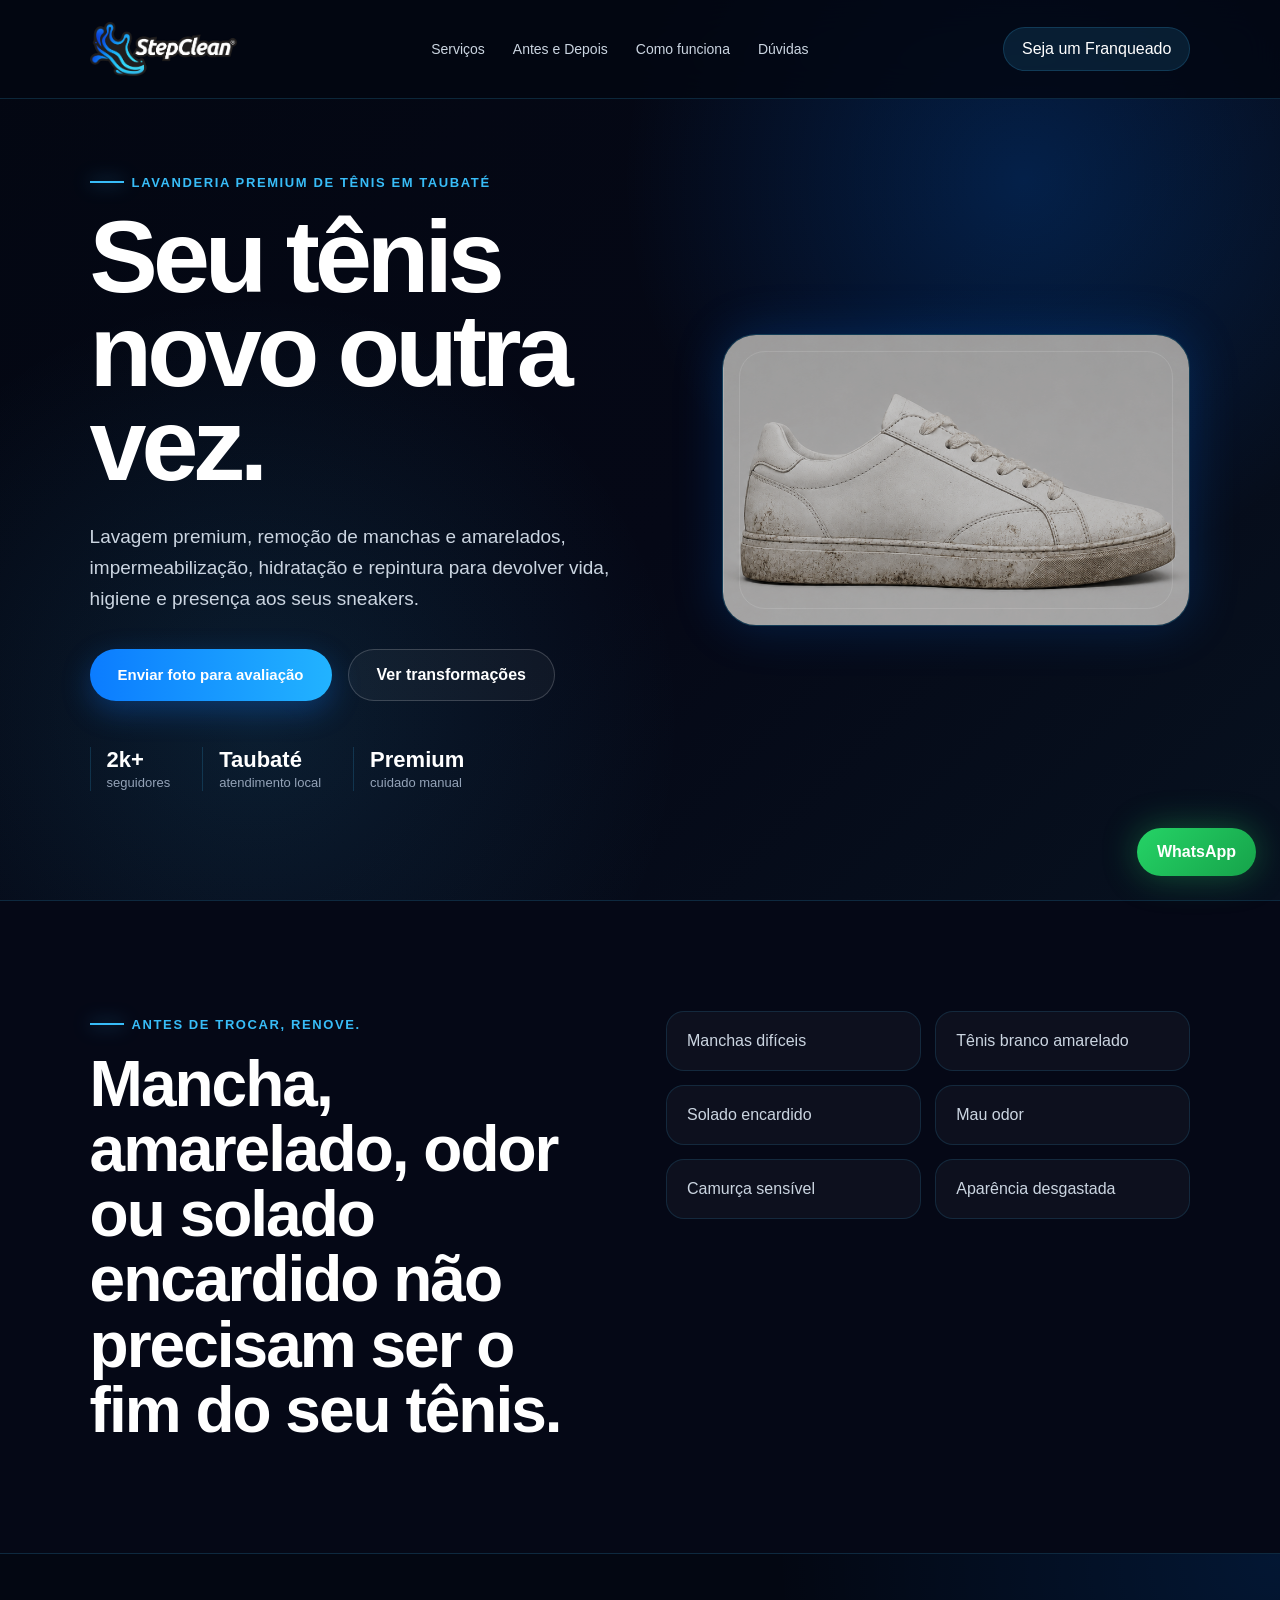
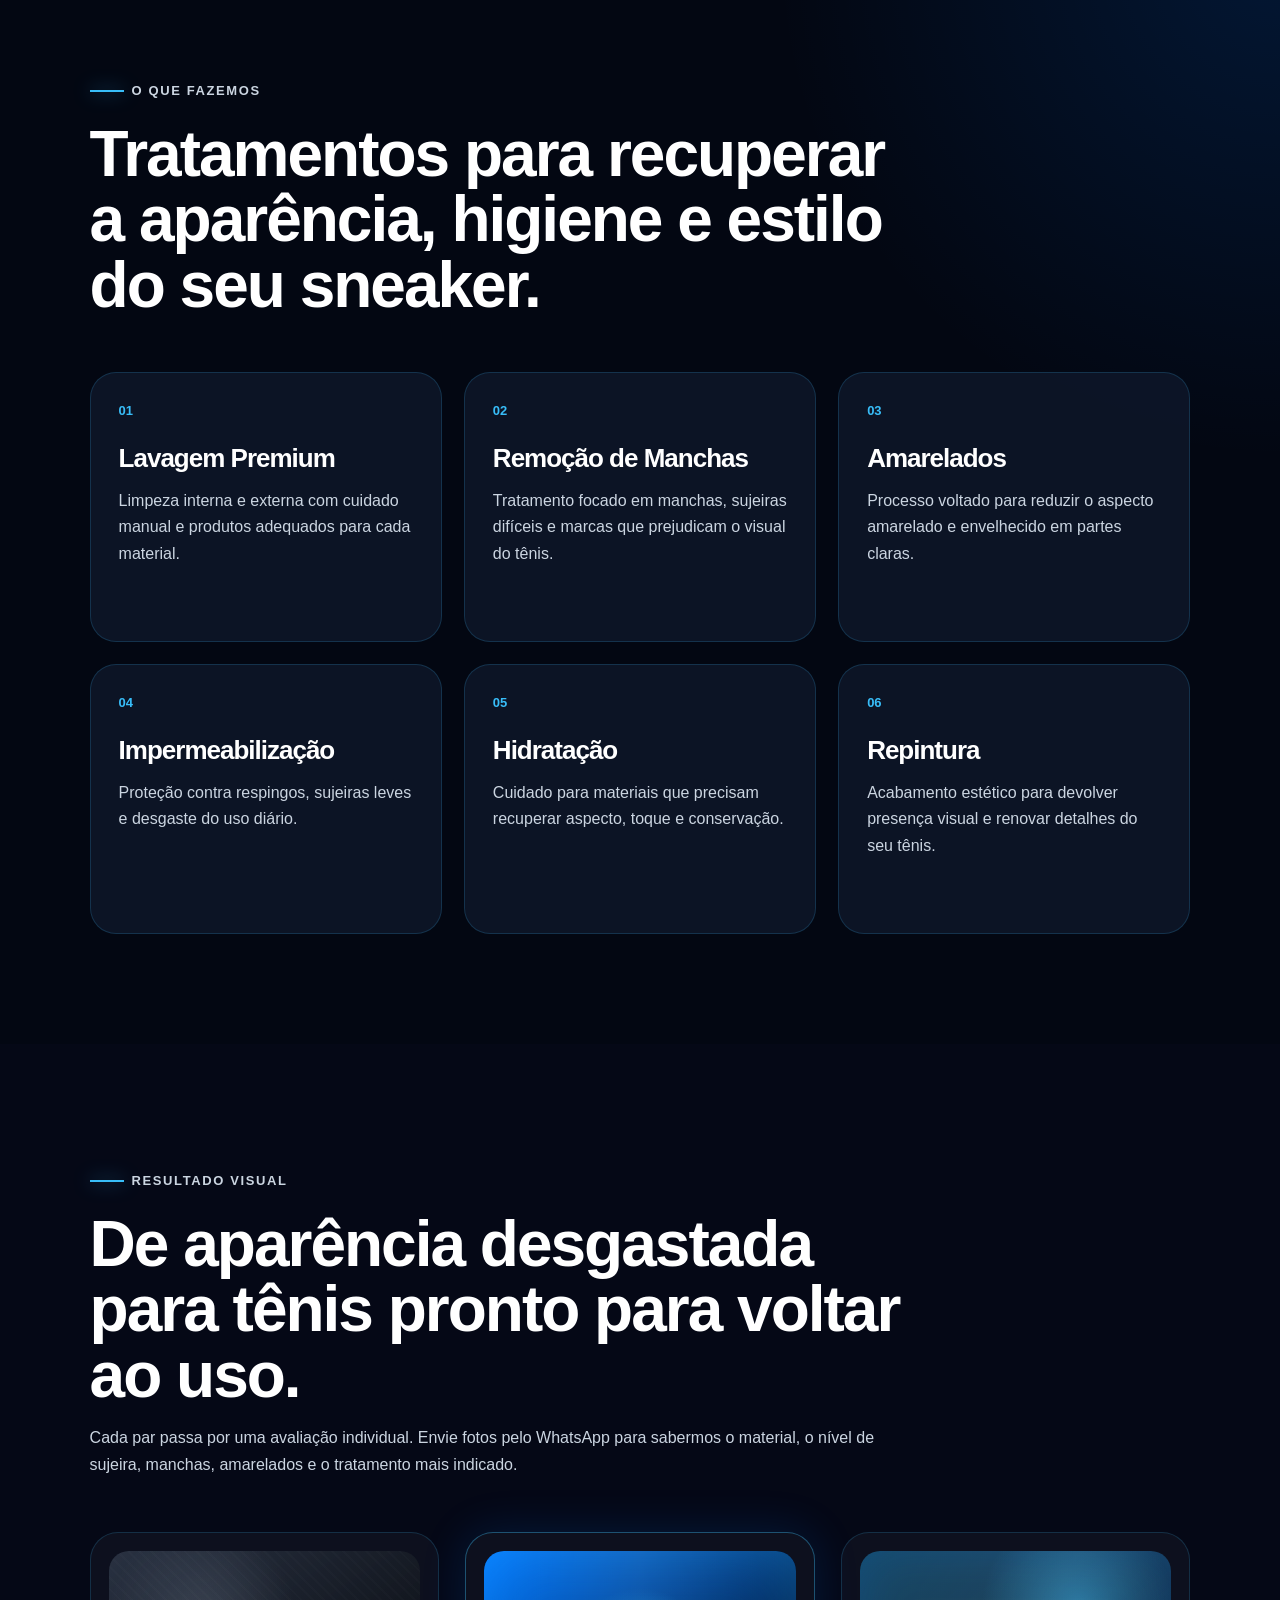
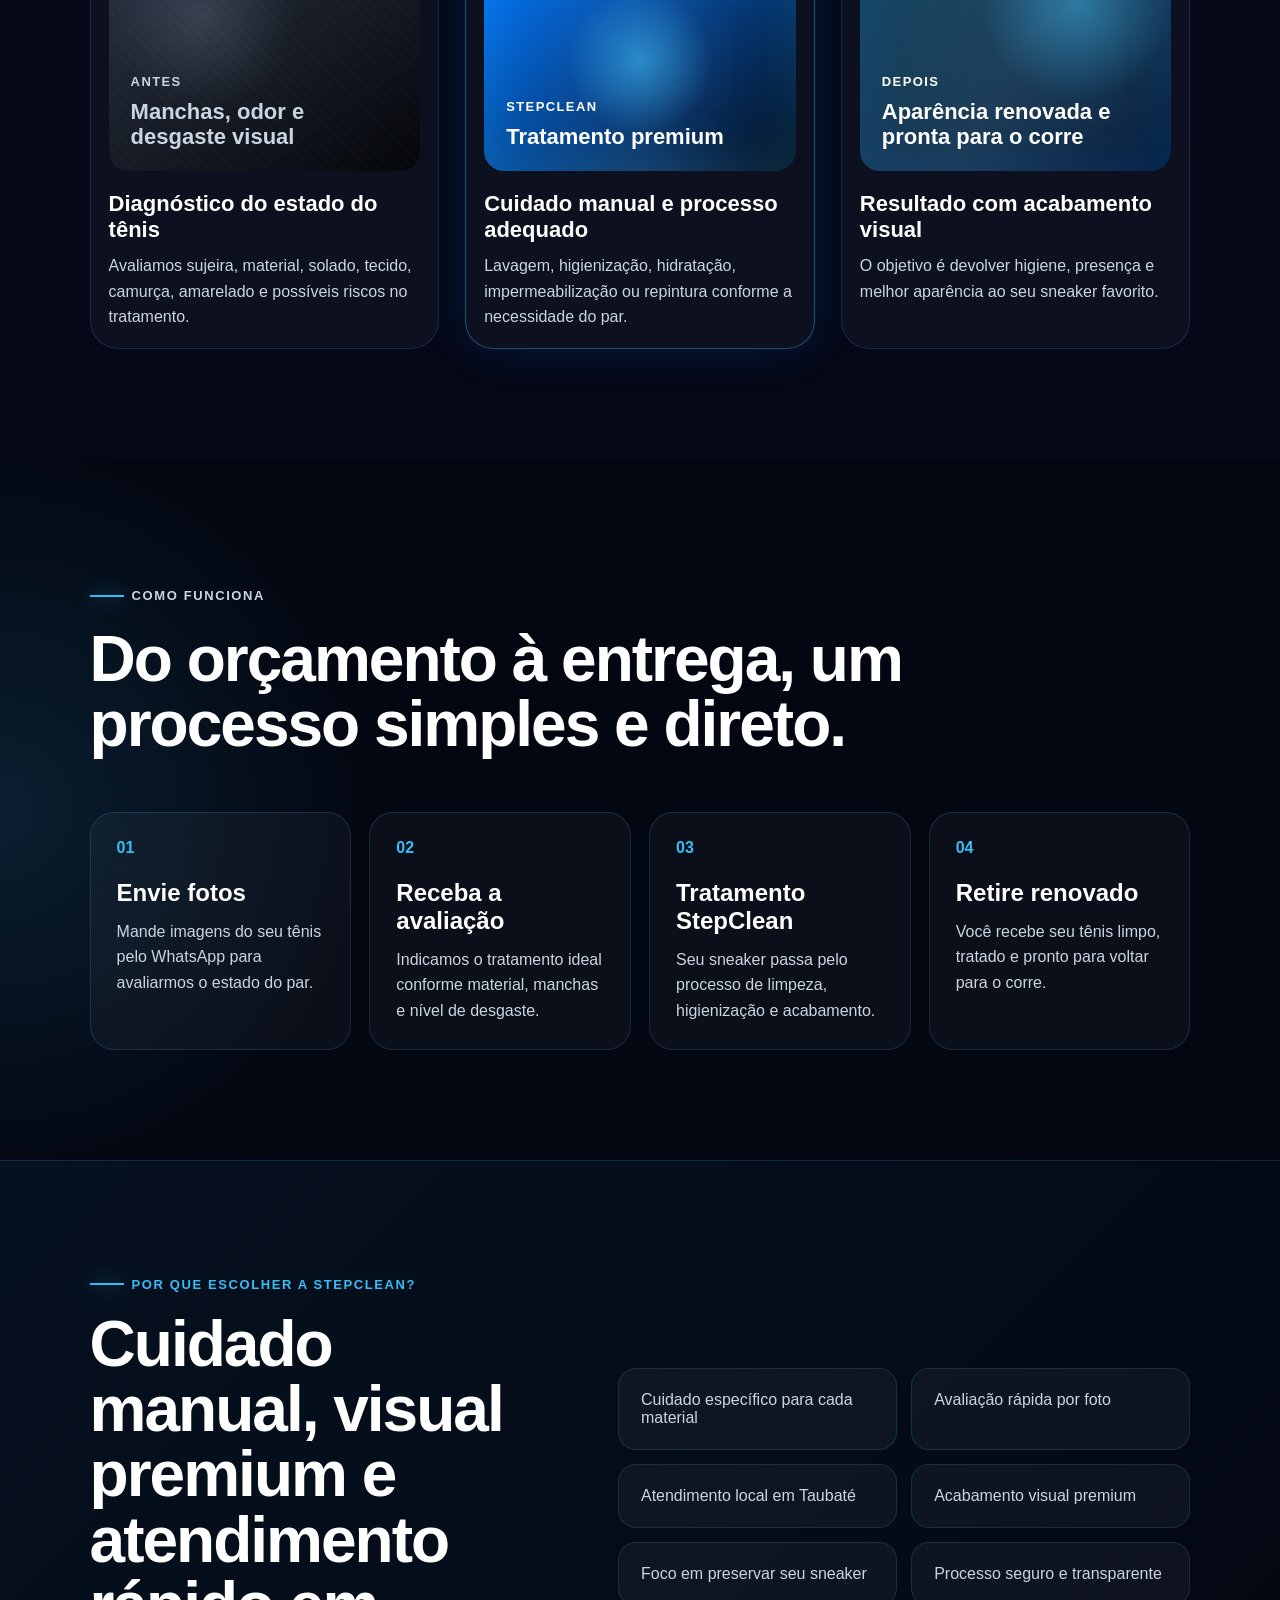
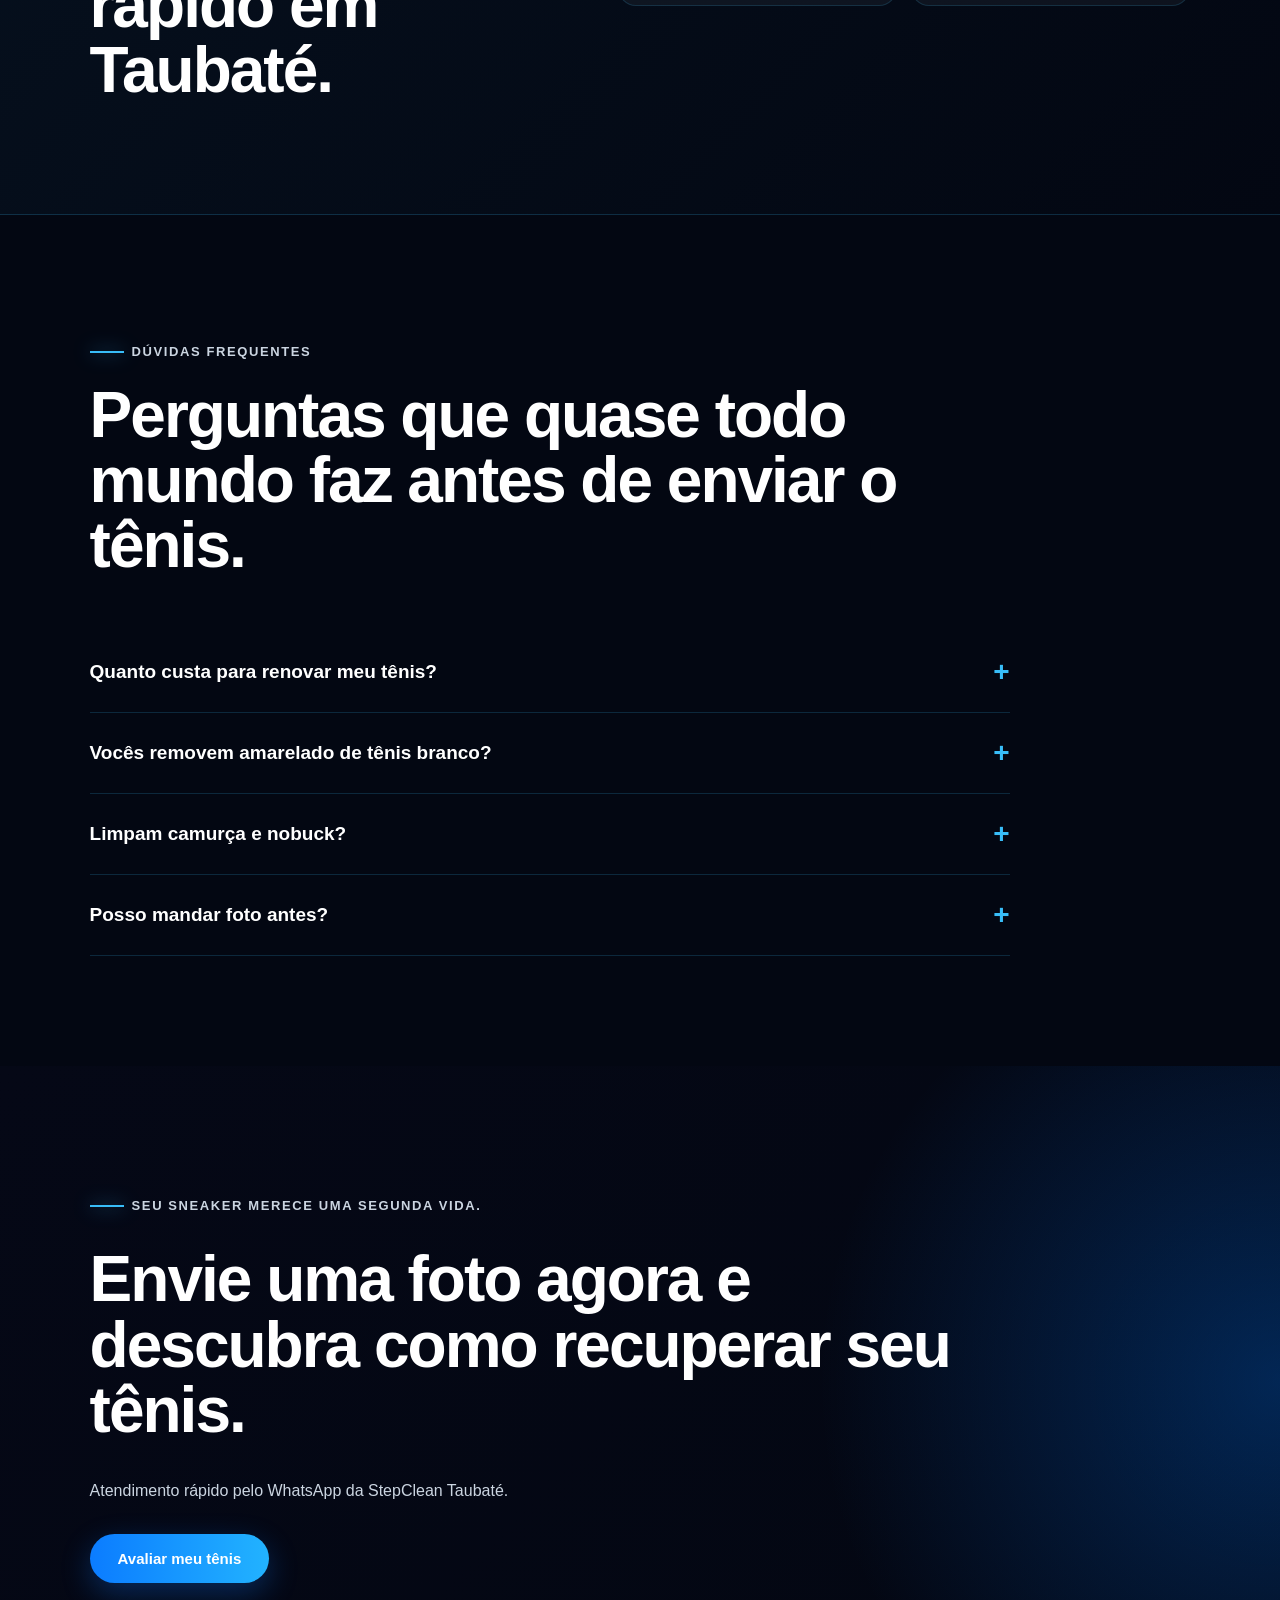
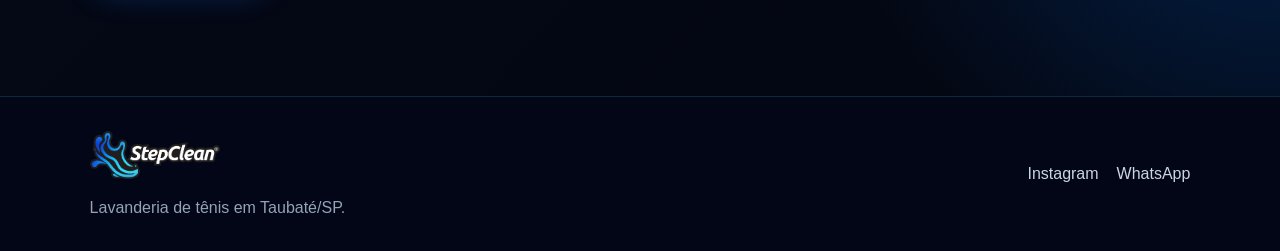
<file: index.html>
<!DOCTYPE html>
<html lang="pt-br">

<head>
    <meta charset="UTF-8">
    <meta name="viewport" content="width=device-width, initial-scale=1.0">
    <title>StepClean Taubaté | Seu tênis novo outra vez</title>
    <meta name="description" content="StepClean Taubaté — lavagem premium, remoção de manchas e amarelados, impermeabilização, hidratação e repintura de tênis. Envie uma foto para avaliação.">
    <link rel="icon" href="./img/logo-icon.png">
    <link rel="stylesheet" href="style.css">
</head>

<body>

    <header class="cabecalho">
        <a href="#" class="logo">
    <img src="./img/logo-horizontal-branca.png" alt="Logo StepClean Taubaté">
</a>

        <nav class="menu">
            <a href="#servicos">Serviços</a>
            <a href="#transformacoes">Antes e Depois</a>
            <a href="#processo">Como funciona</a>
            <a href="#faq">Dúvidas</a>
        </nav>

        <a href="franqueado.html" class="botao-menu">
            Seja um Franqueado
        </a>

    </header>

    <main>

        </section>
        <section class="hero">
            <div class="hero-conteudo">
                <p class="etiqueta">Lavanderia premium de tênis em Taubaté</p>

                <h1>
                    Seu tênis novo outra vez.
                </h1>

                <p class="hero-texto">
                    Lavagem premium, remoção de manchas e amarelados, impermeabilização,
                    hidratação e repintura para devolver vida, higiene e presença aos seus sneakers.
                </p>

                <div class="hero-botoes">
                    <button class="botao-whatsapp botao-principal">
                        Enviar foto para avaliação
                    </button>

                    <a href="#transformacoes" class="botao-secundario">
                        Ver transformações
                    </a>
                </div>

                <div class="hero-numeros">
                    <div>
                        <strong>2k+</strong>
                        <span>seguidores</span>
                    </div>

                    <div>
                        <strong>Taubaté</strong>
                        <span>atendimento local</span>
                    </div>

                    <div>
                        <strong>Premium</strong>
                        <span>cuidado manual</span>
                    </div>
                </div>
            </div>

            <div class="hero-visual">
    <div class="reveal-sneaker">
        <img src="./img/tenis-sujo.png" alt="Tênis sujo antes da limpeza" class="imagem-sujo">

        <img src="./img/tenis-limpo.png" alt="Tênis limpo depois da limpeza" class="imagem-limpo">

        
        
    </div>
</div>

        </section>

        <section class="problema">
            <div class="problema-texto">
                <p class="etiqueta">Antes de trocar, renove.</p>

                <h2>
                    Mancha, amarelado, odor ou solado encardido não precisam ser o fim do seu tênis.
                </h2>
            </div>

            <div class="problema-grid">
                <div class="problema-item">Manchas difíceis</div>
                <div class="problema-item">Tênis branco amarelado</div>
                <div class="problema-item">Solado encardido</div>
                <div class="problema-item">Mau odor</div>
                <div class="problema-item">Camurça sensível</div>
                <div class="problema-item">Aparência desgastada</div>
            </div>
        </section>

        <section id="servicos" class="servicos">
            <div class="secao-topo">
                <p class="etiqueta">O que fazemos</p>

                <h2>
                    Tratamentos para recuperar a aparência, higiene e estilo do seu sneaker.
                </h2>
            </div>

            <div class="cards-servicos">
                <article class="card-servico">
                    <span>01</span>
                    <h3>Lavagem Premium</h3>
                    <p>
                        Limpeza interna e externa com cuidado manual e produtos adequados para cada material.
                    </p>
                </article>

                <article class="card-servico">
                    <span>02</span>
                    <h3>Remoção de Manchas</h3>
                    <p>
                        Tratamento focado em manchas, sujeiras difíceis e marcas que prejudicam o visual do tênis.
                    </p>
                </article>

                <article class="card-servico">
                    <span>03</span>
                    <h3>Amarelados</h3>
                    <p>
                        Processo voltado para reduzir o aspecto amarelado e envelhecido em partes claras.
                    </p>
                </article>

                <article class="card-servico">
                    <span>04</span>
                    <h3>Impermeabilização</h3>
                    <p>
                        Proteção contra respingos, sujeiras leves e desgaste do uso diário.
                    </p>
                </article>

                <article class="card-servico">
                    <span>05</span>
                    <h3>Hidratação</h3>
                    <p>
                        Cuidado para materiais que precisam recuperar aspecto, toque e conservação.
                    </p>
                </article>

                <article class="card-servico">
                    <span>06</span>
                    <h3>Repintura</h3>
                    <p>
                        Acabamento estético para devolver presença visual e renovar detalhes do seu tênis.
                    </p>
                </article>
            </div>
        </section>

        <section id="transformacoes" class="transformacoes">
    <div class="secao-topo">
        <p class="etiqueta">Resultado visual</p>

        <h2>
            De aparência desgastada para tênis pronto para voltar ao uso.
        </h2>

        <p>
            Cada par passa por uma avaliação individual. Envie fotos pelo WhatsApp para sabermos o material,
            o nível de sujeira, manchas, amarelados e o tratamento mais indicado.
        </p>
    </div>

    <div class="antes-depois-grid">
        <div class="antes-depois-card">
            <div class="imagem-placeholder antes">
                <span>Antes</span>
                <strong>Manchas, odor e desgaste visual</strong>
            </div>

            <h3>Diagnóstico do estado do tênis</h3>
            <p>Avaliamos sujeira, material, solado, tecido, camurça, amarelado e possíveis riscos no tratamento.</p>
        </div>

        <div class="antes-depois-card destaque-transformacao">
            <div class="imagem-placeholder processo-visual">
                <span>StepClean</span>
                <strong>Tratamento premium</strong>
            </div>

            <h3>Cuidado manual e processo adequado</h3>
            <p>Lavagem, higienização, hidratação, impermeabilização ou repintura conforme a necessidade do par.</p>
        </div>

        <div class="antes-depois-card">
            <div class="imagem-placeholder depois">
                <span>Depois</span>
                <strong>Aparência renovada e pronta para o corre</strong>
            </div>

            <h3>Resultado com acabamento visual</h3>
            <p>O objetivo é devolver higiene, presença e melhor aparência ao seu sneaker favorito.</p>
        </div>
    </div>

</section>

        <section id="processo" class="processo">
            <div class="secao-topo">
                <p class="etiqueta">Como funciona</p>

                <h2>
                    Do orçamento à entrega, um processo simples e direto.
                </h2>
            </div>

            <div class="linha-processo">
                <div class="passo">
                    <span>01</span>
                    <h3>Envie fotos</h3>
                    <p>
                        Mande imagens do seu tênis pelo WhatsApp para avaliarmos o estado do par.
                    </p>
                </div>

                <div class="passo">
                    <span>02</span>
                    <h3>Receba a avaliação</h3>
                    <p>
                        Indicamos o tratamento ideal conforme material, manchas e nível de desgaste.
                    </p>
                </div>

                <div class="passo">
                    <span>03</span>
                    <h3>Tratamento StepClean</h3>
                    <p>
                        Seu sneaker passa pelo processo de limpeza, higienização e acabamento.
                    </p>
                </div>

                <div class="passo">
                    <span>04</span>
                    <h3>Retire renovado</h3>
                    <p>
                        Você recebe seu tênis limpo, tratado e pronto para voltar para o corre.
                    </p>
                </div>
            </div>
        </section>

        <section class="diferenciais">
            <div class="diferenciais-conteudo">
                <p class="etiqueta">Por que escolher a StepClean?</p>

                <h2>
                    Cuidado manual, visual premium e atendimento rápido em Taubaté.
                </h2>
            </div>

            <div class="diferenciais-lista">
                <div>Cuidado específico para cada material</div>
                <div>Avaliação rápida por foto</div>
                <div>Atendimento local em Taubaté</div>
                <div>Acabamento visual premium</div>
                <div>Foco em preservar seu sneaker</div>
                <div>Processo seguro e transparente</div>
            </div>
        </section>

        <section id="faq" class="faq">
            <div class="secao-topo">
                <p class="etiqueta">Dúvidas frequentes</p>

                <h2>
                    Perguntas que quase todo mundo faz antes de enviar o tênis.
                </h2>
            </div>

            <div class="faq-lista">
                <div class="faq-item">
                    <button class="faq-pergunta">
                        Quanto custa para renovar meu tênis?
                        <span>+</span>
                    </button>

                    <div class="faq-resposta">
                        <p>
                            O valor depende do material, estado do tênis e tipo de tratamento.
                            Envie fotos pelo WhatsApp para receber uma avaliação.
                        </p>
                    </div>
                </div>

                <div class="faq-item">
                    <button class="faq-pergunta">
                        Vocês removem amarelado de tênis branco?
                        <span>+</span>
                    </button>

                    <div class="faq-resposta">
                        <p>
                            Sim. A StepClean realiza tratamento para reduzir amarelados e recuperar a aparência visual.
                        </p>
                    </div>
                </div>

                <div class="faq-item">
                    <button class="faq-pergunta">
                        Limpam camurça e nobuck?
                        <span>+</span>
                    </button>

                    <div class="faq-resposta">
                        <p>
                            Sim, mas esses materiais exigem avaliação prévia, pois são mais sensíveis.
                        </p>
                    </div>
                </div>

                <div class="faq-item">
                    <button class="faq-pergunta">
                        Posso mandar foto antes?
                        <span>+</span>
                    </button>

                    <div class="faq-resposta">
                        <p>
                            Sim. Esse é o melhor caminho para indicarmos o tratamento correto e o orçamento.
                        </p>
                    </div>
                </div>
            </div>
        </section>

        <section id="contato" class="cta-final">
            <p class="etiqueta">Seu sneaker merece uma segunda vida.</p>

            <h2>
                Envie uma foto agora e descubra como recuperar seu tênis.
            </h2>

            <p>
                Atendimento rápido pelo WhatsApp da StepClean Taubaté.
            </p>

            <button class="botao-whatsapp botao-principal">
                Avaliar meu tênis
            </button>
        </section>

    </main>

        <a href="#" class="whatsapp-fixo botao-whatsapp" aria-label="Falar no WhatsApp">
    WhatsApp
</a>

    <footer class="rodape">
        <div>
            <img src="./img/logo-horizontal-branca.png" alt="Logo StepClean Taubaté" class="logo-footer">
        <p>Lavanderia de tênis em Taubaté/SP.</p>
        </div>

        <div class="rodape-links">
            <a href="https://www.instagram.com/stepcleantaubate/" target="_blank">Instagram</a>
            <a href="#" class="botao-whatsapp">WhatsApp</a>
        </div>
    </footer>

    <script src="script.js"></script>
</body>

</html>
</file>
<file: style.css>
* {
    margin: 0;
    padding: 0;
    box-sizing: border-box;
}

:root {
    --preto: #030712;
    --grafite: #080b12;
    --grafite-claro: #111827;
    --card: rgba(15, 23, 42, 0.85);

    --azul: #0077ff;
    --azul-claro: #38bdf8;
    --azul-neon: #00aaff;

    --branco: #ffffff;
    --cinza: #94a3b8;
    --cinza-claro: #cbd5e1;

    --borda: rgba(56, 189, 248, 0.18);
    --sombra-azul: 0 0 40px rgba(0, 119, 255, 0.25);
}

html {
    scroll-behavior: smooth;
}

body {
    font-family: Arial, Helvetica, sans-serif;
    background: var(--preto);
    color: var(--branco);
    overflow-x: hidden;
}

button,
a {
    font-family: inherit;
}

button {
    border: none;
}

a {
    text-decoration: none;
    color: inherit;
}

/* HEADER */

.cabecalho {
    width: 100%;
    padding: 22px 7%;
    display: flex;
    justify-content: space-between;
    align-items: center;
    background: rgba(3, 7, 18, 0.82);
    backdrop-filter: blur(18px);
    border-bottom: 1px solid var(--borda);
    position: fixed;
    top: 0;
    left: 0;
    z-index: 100;
}

.logo {
    display: flex;
    align-items: center;
}

.logo img {
    height: 54px;
    width: auto;
    display: block;
}

.menu {
    display: flex;
    align-items: center;
    gap: 28px;
}

.menu a {
    color: var(--cinza-claro);
    font-size: 14px;
    transition: 0.2s ease;
    position: relative;
}

.menu a:hover {
    color: var(--azul-claro);
}

.botao-menu {
    background: rgba(56, 189, 248, 0.12);
    color: var(--branco);
    border: 1px solid var(--borda);
    padding: 12px 18px;
    border-radius: 999px;
    cursor: pointer;
    transition: 0.2s ease;
}

.botao-menu:hover {
    background: var(--azul);
    box-shadow: var(--sombra-azul);
}

/* HERO */

.hero {
    min-height: 100vh;
    padding: 150px 7% 90px;
    display: grid;
    grid-template-columns: 1.1fr 0.9fr;
    align-items: center;
    gap: 60px;
    background:
        radial-gradient(circle at 80% 20%, rgba(0, 119, 255, 0.22), transparent 32%),
        radial-gradient(circle at 20% 80%, rgba(56, 189, 248, 0.12), transparent 34%),
        linear-gradient(135deg, #030712 0%, #050816 55%, #07111f 100%);
}

.hero-conteudo {
    max-width: 780px;
}

.etiqueta {
    display: inline-flex;
    align-items: center;
    gap: 8px;
    color: var(--azul-claro);
    font-size: 13px;
    font-weight: 800;
    text-transform: uppercase;
    letter-spacing: 1.6px;
    margin-bottom: 20px;
}

.etiqueta::before {
    content: "";
    width: 34px;
    height: 2px;
    background: var(--azul-claro);
    box-shadow: 0 0 18px rgba(56, 189, 248, 0.7);
}

.hero h1 {
    font-size: clamp(48px, 8vw, 108px);
    line-height: 0.92;
    letter-spacing: -5px;
    max-width: 850px;
    margin-bottom: 28px;
}

.hero-texto {
    max-width: 680px;
    color: var(--cinza-claro);
    font-size: 19px;
    line-height: 1.65;
    margin-bottom: 34px;
}

.hero-botoes {
    display: flex;
    flex-wrap: wrap;
    gap: 16px;
    margin-bottom: 46px;
}

.botao-principal {
    background: linear-gradient(135deg, var(--azul), var(--azul-claro));
    color: var(--branco);
    padding: 16px 26px;
    border-radius: 999px;
    font-weight: 800;
    font-size: 15px;
    cursor: pointer;
    box-shadow: var(--sombra-azul);
    transition: 0.2s ease;
    position: relative;
    overflow: hidden;
}

.botao-principal:hover {
    transform: translateY(-3px);
    box-shadow: 0 0 55px rgba(0, 119, 255, 0.45);
}

.botao-secundario {
    padding: 16px 26px;
    border-radius: 999px;
    border: 1px solid var(--borda);
    color: var(--branco);
    background: rgba(255, 255, 255, 0.03);
    transition: 0.2s ease;
}

.botao-secundario:hover {
    border-color: var(--azul-claro);
    color: var(--azul-claro);
    transform: translateY(-3px);
}

.hero-numeros {
    display: flex;
    gap: 32px;
    flex-wrap: wrap;
}

.hero-numeros div {
    padding-left: 16px;
    border-left: 1px solid var(--borda);
}

.hero-numeros strong {
    display: block;
    font-size: 22px;
    color: var(--branco);
}

.hero-numeros span {
    color: var(--cinza);
    font-size: 13px;
}

/* HERO VISUAL */

.hero-visual {
    display: flex;
    justify-content: center;
}

.sneaker-card {
    width: min(420px, 100%);
    aspect-ratio: 1 / 1.15;
    position: relative;
    border-radius: 38px;
    background:
        linear-gradient(145deg, rgba(56, 189, 248, 0.18), rgba(255, 255, 255, 0.02)),
        rgba(15, 23, 42, 0.5);
    border: 1px solid var(--borda);
    box-shadow: var(--sombra-azul);
    overflow: hidden;
    display: flex;
    align-items: center;
    justify-content: center;
}

.sneaker-card::before {
    content: "";
    position: absolute;
    width: 280px;
    height: 280px;
    background: var(--azul);
    filter: blur(90px);
    opacity: 0.28;
    top: -70px;
    right: -70px;
}

.sneaker-card::after {
    content: "";
    position: absolute;
    inset: 18px;
    border: 1px solid rgba(255, 255, 255, 0.08);
    border-radius: 30px;
}

.sneaker-luz {
    position: absolute;
    width: 160px;
    height: 160px;
    border-radius: 50%;
    background: var(--azul-claro);
    filter: blur(70px);
    bottom: 70px;
    left: 50px;
    opacity: 0.22;
}

.sneaker-placeholder {
    position: relative;
    z-index: 2;
    text-align: center;
    padding: 32px;
}

.sneaker-placeholder span {
    color: var(--azul-claro);
    text-transform: uppercase;
    font-weight: 800;
    letter-spacing: 2px;
    font-size: 13px;
}

.sneaker-placeholder strong {
    display: block;
    font-size: 44px;
    line-height: 0.95;
    margin: 18px 0;
    letter-spacing: -2px;
}

.sneaker-placeholder small {
    color: var(--cinza);
    text-transform: uppercase;
    letter-spacing: 1.5px;
}

/* SEÇÕES GERAIS */

section {
    position: relative;
}

.problema,
.servicos,
.transformacoes,
.processo,
.diferenciais,
.faq,
.cta-final {
    padding: 110px 7%;
}

.secao-topo {
    max-width: 820px;
    margin-bottom: 54px;
}

.secao-topo h2,
.problema h2,
.diferenciais h2,
.cta-final h2 {
    font-size: clamp(34px, 5vw, 64px);
    line-height: 1.02;
    letter-spacing: -2px;
}

.secao-topo p,
.transformacoes .secao-topo p,
.cta-final p {
    color: var(--cinza-claro);
    margin-top: 16px;
    line-height: 1.7;
}

/* PROBLEMA */

.problema {
    background: #050816;
    display: grid;
    grid-template-columns: 1fr 1fr;
    gap: 52px;
    align-items: start;
    border-top: 1px solid var(--borda);
    border-bottom: 1px solid var(--borda);
}

.problema-grid {
    display: grid;
    grid-template-columns: 1fr 1fr;
    gap: 14px;
}

.problema-item {
    padding: 20px;
    border-radius: 18px;
    background: rgba(255, 255, 255, 0.035);
    border: 1px solid rgba(56, 189, 248, 0.14);
    color: var(--cinza-claro);
    transition: 0.2s ease;
}

.problema-item:hover {
    transform: translateY(-4px);
    border-color: var(--azul-claro);
    color: var(--branco);
}

/* SERVIÇOS */

.servicos {
    background:
        radial-gradient(circle at top right, rgba(0, 119, 255, 0.14), transparent 30%),
        var(--preto);
}

.cards-servicos {
    display: grid;
    grid-template-columns: repeat(3, 1fr);
    gap: 22px;
}

.card-servico {
    min-height: 270px;
    padding: 28px;
    border-radius: 26px;
    background: var(--card);
    border: 1px solid var(--borda);
    transition: 0.25s ease;
    position: relative;
    overflow: hidden;
}

.card-servico::after {
    content: "";
    position: absolute;
    width: 120px;
    height: 120px;
    background: var(--azul);
    filter: blur(80px);
    opacity: 0;
    right: -30px;
    bottom: -30px;
    transition: 0.25s ease;
}

.card-servico:hover {
    transform: translateY(-8px);
    border-color: var(--azul-claro);
}

.card-servico:hover::after {
    opacity: 0.35;
}

.card-servico span {
    color: var(--azul-claro);
    font-weight: 900;
    font-size: 13px;
}

.card-servico h3 {
    font-size: 26px;
    margin: 24px 0 14px;
    letter-spacing: -1px;
}

.card-servico p {
    color: var(--cinza-claro);
    line-height: 1.65;
}

/* ANTES E DEPOIS */

.transformacoes {
    background: #050816;
}

.antes-depois-grid {
    display: grid;
    grid-template-columns: repeat(3, 1fr);
    gap: 26px;
}

.antes-depois-card {
    background: rgba(255, 255, 255, 0.035);
    border: 1px solid var(--borda);
    border-radius: 28px;
    padding: 18px;
    transition: 0.25s ease;
}

.antes-depois-card:hover {
    transform: translateY(-8px);
    border-color: var(--azul-claro);
}

.imagem-placeholder {
    height: 190px;
    border-radius: 20px;
    display: flex;
    align-items: end;
    padding: 18px;
    margin-bottom: 12px;
    overflow: hidden;
}

.imagem-placeholder span {
    font-weight: 900;
    text-transform: uppercase;
    letter-spacing: 1.4px;
    font-size: 13px;
}

.antes {
    background:
        linear-gradient(145deg, rgba(148, 163, 184, 0.18), rgba(0, 0, 0, 0.6)),
        #111827;
    color: var(--cinza-claro);
}

.depois {
    background:
        linear-gradient(145deg, rgba(56, 189, 248, 0.32), rgba(0, 119, 255, 0.12)),
        #07111f;
    color: var(--branco);
    box-shadow: inset 0 0 50px rgba(0, 119, 255, 0.16);
}

.antes-depois-card h3 {
    margin: 20px 0 10px;
    font-size: 22px;
}

.antes-depois-card p {
    color: var(--cinza-claro);
    line-height: 1.6;
}

/* PROCESSO */

.processo {
    background:
        radial-gradient(circle at left, rgba(56, 189, 248, 0.13), transparent 28%),
        var(--preto);
}

.linha-processo {
    display: grid;
    grid-template-columns: repeat(4, 1fr);
    gap: 18px;
}

.passo {
    padding: 26px;
    border-radius: 24px;
    background: rgba(255, 255, 255, 0.035);
    border: 1px solid var(--borda);
}

.passo span {
    color: var(--azul-claro);
    font-weight: 900;
}

.passo h3 {
    margin: 22px 0 12px;
    font-size: 24px;
}

.passo p {
    color: var(--cinza-claro);
    line-height: 1.6;
}

/* DIFERENCIAIS */

.diferenciais {
    background: linear-gradient(135deg, #06111f, #030712);
    display: grid;
    grid-template-columns: 0.9fr 1.1fr;
    gap: 60px;
    align-items: center;
    border-top: 1px solid var(--borda);
    border-bottom: 1px solid var(--borda);
}

.diferenciais-lista {
    display: grid;
    grid-template-columns: 1fr 1fr;
    gap: 14px;
}

.diferenciais-lista div {
    padding: 22px;
    border-radius: 18px;
    background: rgba(255, 255, 255, 0.045);
    border: 1px solid rgba(56, 189, 248, 0.16);
    color: var(--cinza-claro);
}

/* FAQ */

.faq {
    background: var(--preto);
}

.faq-lista {
    max-width: 920px;
}

.faq-item {
    border-bottom: 1px solid var(--borda);
}

.faq-pergunta {
    width: 100%;
    padding: 24px 0;
    background: transparent;
    color: var(--branco);
    display: flex;
    justify-content: space-between;
    align-items: center;
    cursor: pointer;
    font-size: 19px;
    font-weight: 800;
    text-align: left;
}

.faq-pergunta span {
    color: var(--azul-claro);
    font-size: 28px;
}

.faq-resposta {
    max-height: 0;
    overflow: hidden;
    transition: 0.3s ease;
}

.faq-resposta p {
    color: var(--cinza-claro);
    line-height: 1.7;
    padding-bottom: 24px;
}

.faq-item.ativo .faq-resposta {
    max-height: 200px;
}

/* CTA FINAL */

.cta-final {
    min-height: 70vh;
    display: flex;
    flex-direction: column;
    align-items: flex-start;
    justify-content: center;
    background:
        radial-gradient(circle at right, rgba(0, 119, 255, 0.28), transparent 35%),
        linear-gradient(135deg, #050816, #030712);
}

.cta-final h2 {
    max-width: 900px;
    margin-bottom: 18px;
}

.cta-final p {
    max-width: 620px;
    margin-bottom: 30px;
}

/* WHATSAPP FIXO */

.whatsapp-fixo {
    position: fixed;
    right: 24px;
    bottom: 24px;
    background: linear-gradient(135deg, #25d366, #16a34a);
    color: white;
    padding: 15px 20px;
    border-radius: 999px;
    font-weight: 900;
    z-index: 90;
    box-shadow: 0 0 35px rgba(37, 211, 102, 0.35);
    transition: 0.2s ease;
}

.whatsapp-fixo:hover {
    transform: translateY(-4px);
}

/* RODAPÉ */

.rodape {
    padding: 34px 7%;
    background: #020617;
    border-top: 1px solid var(--borda);
    display: flex;
    justify-content: space-between;
    align-items: center;
    gap: 20px;
}

.rodape strong {
    font-size: 18px;
}

.rodape p {
    color: var(--cinza);
    margin-top: 6px;
}

.rodape-links {
    display: flex;
    gap: 18px;
}

.rodape-links a {
    color: var(--cinza-claro);
    transition: 0.2s ease;
}

.rodape-links a:hover {
    color: var(--azul-claro);
}

/* RESPONSIVO */

@media (max-width: 1050px) {
    .hero,
    .problema,
    .diferenciais {
        grid-template-columns: 1fr;
    }

    .hero-visual {
        justify-content: flex-start;
    }

    .cards-servicos,
    .antes-depois-grid {
        grid-template-columns: repeat(2, 1fr);
    }

    .linha-processo {
        grid-template-columns: repeat(2, 1fr);
    }
}

@media (max-width: 760px){
    .cabecalho {
        backdrop-filter: blur(10px);
    }

    .logo img {
    height: 42px;
}

    .menu {
        display: none;
    }

    .botao-menu {
        display: none;
    }

    .hero {
        padding: 130px 5% 70px;
        gap: 38px;
    }

    .hero h1 {
        letter-spacing: -3px;
    }

    .hero-texto {
        font-size: 17px;
    }

    .hero-botoes {
        flex-direction: column;
    }

    .botao-principal,
    .botao-secundario {
        width: 100%;
        text-align: center;
    }

    .hero-numeros {
        gap: 18px;
    }

    .sneaker-card {
        border-radius: 28px;
    }
    .sneaker-card::before {
        filter: blur(60px);
    }
    .sneaker-luz {
        filter: blur(50px);
    }

    .problema,
    .servicos,
    .transformacoes,
    .processo,
    .diferenciais,
    .faq,
    .cta-final {
        padding: 74px 5%;
    }

    .problema-grid,
    .cards-servicos,
    .antes-depois-grid,
    .linha-processo,
    .diferenciais-lista {
        grid-template-columns: 1fr;
    }

    .secao-topo h2,
    .problema h2,
    .diferenciais h2,
    .cta-final h2 {
        letter-spacing: -1.4px;
    }

    .rodape {
        flex-direction: column;
        align-items: flex-start;
    }

    .whatsapp-fixo {
        right: 16px;
        bottom: 16px;
        padding: 13px 16px;
        font-size: 13px;
    }
}

a:focus-visible,
button:focus-visible {
    outline: 2px solid var(--azul-claro);
    outline-offset: 4px;
}

.botao-principal::before {
    content: '';
    position: absolute;
    top: 0;
    left: -100%;
    width: 100%;
    height: 100%;
    background: linear-gradient(90deg, transparent, rgba(255,255,255,0.2), transparent);
    transition: 0.5s;
}

.botao-principal:hover::before {
    left: 100%;
}

.menu a::after {
    content: '';
    position: absolute;
    bottom: -4px;
    left: 0;
    width: 0;
    height: 2px;
    background: var(--azul-claro);
    transition: 0.2s ease;
}

.menu a:hover::after {
    width: 100%;
}

@media (prefers-reduced-motion: reduce) {
    *,
    *::before,
    *::after {
        animation-duration: 0.01ms !important;
        transition-duration: 0.01ms !important;
    }
}

::selection {
    background: var(--azul);
    color: var(--branco);
}

body {
    -webkit-font-smoothing: antialiased;
    -moz-osx-font-smoothing: grayscale;
}

.animar {
    opacity: 0;
    transform: translateY(30px);
}

.aparecer {
    opacity: 1;
    transform: translateY(0);
    transition: opacity 0.6s ease, transform 0.6s ease;
}

.card-servico.animar:nth-child(1) { transition-delay: 0.1s; }
.card-servico.animar:nth-child(2) { transition-delay: 0.2s; }
.card-servico.animar:nth-child(3) { transition-delay: 0.3s; }
.card-servico.animar:nth-child(4) { transition-delay: 0.4s; }
.card-servico.animar:nth-child(5) { transition-delay: 0.5s; }
.card-servico.animar:nth-child(6) { transition-delay: 0.6s; }

.antes-depois-card.animar:nth-child(1) { transition-delay: 0.1s; }
.antes-depois-card.animar:nth-child(2) { transition-delay: 0.2s; }
.antes-depois-card.animar:nth-child(3) { transition-delay: 0.3s; }

.passo.animar:nth-child(1) { transition-delay: 0.1s; }
.passo.animar:nth-child(2) { transition-delay: 0.2s; }
.passo.animar:nth-child(3) { transition-delay: 0.3s; }
.passo.animar:nth-child(4) { transition-delay: 0.4s; }

.problema-item.animar:nth-child(1) { transition-delay: 0.1s; }
.problema-item.animar:nth-child(2) { transition-delay: 0.2s; }
.problema-item.animar:nth-child(3) { transition-delay: 0.3s; }
.problema-item.animar:nth-child(4) { transition-delay: 0.4s; }
.problema-item.animar:nth-child(5) { transition-delay: 0.5s; }
.problema-item.animar:nth-child(6) { transition-delay: 0.6s; }

.cabecalho.rolando {
    padding: 16px 7%;
    background: rgba(3, 7, 18, 0.95);
    box-shadow: 0 4px 20px rgba(0, 0, 0, 0.3);
}

@media (prefers-reduced-motion: reduce) {
    .animar {
        opacity: 1 !important;
        transform: none !important;
    }
}

.logo-footer {
    height: 48px;
    width: auto;
    margin-bottom: 10px;
}
.imagem-placeholder {
    height: 220px;
    border-radius: 20px;
    display: flex;
    flex-direction: column;
    justify-content: flex-end;
    align-items: flex-start;
    padding: 22px;
    margin-bottom: 12px;
    overflow: hidden;
    position: relative;
}

.imagem-placeholder::before {
    content: "";
    position: absolute;
    inset: 0;
    opacity: 0.35;
}

.imagem-placeholder span,
.imagem-placeholder strong {
    position: relative;
    z-index: 2;
}

.imagem-placeholder span {
    font-weight: 900;
    text-transform: uppercase;
    letter-spacing: 1.4px;
    font-size: 13px;
    margin-bottom: 10px;
}

.imagem-placeholder strong {
    max-width: 280px;
    font-size: 22px;
    line-height: 1.15;
}

.antes {
    background:
        radial-gradient(circle at 30% 30%, rgba(148, 163, 184, 0.22), transparent 35%),
        linear-gradient(145deg, rgba(148, 163, 184, 0.18), rgba(0, 0, 0, 0.75)),
        #111827;
    color: var(--cinza-claro);
}

.antes::before {
    background:
        repeating-linear-gradient(
            45deg,
            rgba(255, 255, 255, 0.04) 0px,
            rgba(255, 255, 255, 0.04) 2px,
            transparent 2px,
            transparent 8px
        );
}

.depois {
    background:
        radial-gradient(circle at 70% 25%, rgba(56, 189, 248, 0.45), transparent 35%),
        linear-gradient(145deg, rgba(56, 189, 248, 0.32), rgba(0, 119, 255, 0.12)),
        #07111f;
    color: var(--branco);
    box-shadow: inset 0 0 50px rgba(0, 119, 255, 0.16);
}

.depois::before {
    background:
        linear-gradient(120deg, transparent, rgba(255, 255, 255, 0.18), transparent);
}

.processo-visual {
    background:
        radial-gradient(circle at center, rgba(56, 189, 248, 0.55), transparent 38%),
        linear-gradient(135deg, #0077ff, #030712);
    color: var(--branco);
    box-shadow: inset 0 0 60px rgba(56, 189, 248, 0.25);
}

.processo-visual::before {
    background:
        linear-gradient(90deg, transparent 0%, rgba(255,255,255,0.15) 50%, transparent 100%);
}

.destaque-transformacao {
    border-color: rgba(56, 189, 248, 0.38);
    box-shadow: 0 0 45px rgba(0, 119, 255, 0.16);
}

.reveal-sneaker {
    position: relative;
    width: min(680px, 100%);
    aspect-ratio: 16 / 10;
    border-radius: 34px;
    overflow: hidden;
    background:
        radial-gradient(circle at 75% 25%, rgba(56, 189, 248, 0.18), transparent 35%),
        #07111f;
    border: 1px solid rgba(56, 189, 248, 0.25);
    box-shadow: 0 0 50px rgba(0, 119, 255, 0.22);
    cursor: crosshair;
}

.reveal-sneaker::before {
    content: "";
    position: absolute;
    inset: 16px;
    border: 1px solid rgba(255, 255, 255, 0.12);
    border-radius: 26px;
    z-index: 5;
    pointer-events: none;
}

.reveal-sneaker img {
    position: absolute;
    inset: 0;
    width: 100%;
    height: 100%;
    object-fit: cover;
    object-position: center;
}

/* imagem suja fica por baixo */
.imagem-sujo {
    z-index: 1;
    filter: saturate(0.85) brightness(0.78);
}

/* imagem limpa fica escondida até passar o mouse */
.imagem-limpo {
    z-index: 2;
    clip-path: circle(0px at 50% 50%);
    transition: clip-path 0.04s linear;
}

.linha-reveal {
    position: absolute;
    z-index: 4;
    width: 170px;
    height: 170px;
    border: 1px solid rgba(56, 189, 248, 0.95);
    border-radius: 50%;
    pointer-events: none;
    transform: translate(-50%, -50%);
    left: 50%;
    top: 50%;
    opacity: 0;
    box-shadow:
        0 0 30px rgba(56, 189, 248, 0.45),
        inset 0 0 24px rgba(56, 189, 248, 0.18);
}

.reveal-sneaker:hover .linha-reveal {
    opacity: 1;
}

.reveal-texto {
    position: absolute;
    z-index: 6;
    left: 24px;
    top: 24px;
    max-width: 260px;
    padding: 14px 16px;
    border-radius: 18px;
    background: rgba(3, 7, 18, 0.58);
    backdrop-filter: blur(10px);
    border: 1px solid rgba(56, 189, 248, 0.18);
}

.reveal-texto span {
    display: block;
    color: var(--azul-claro);
    font-size: 11px;
    font-weight: 900;
    text-transform: uppercase;
    letter-spacing: 2px;
    margin-bottom: 8px;
}

.reveal-texto strong {
    display: block;
    color: var(--branco);
    font-size: 28px;
    line-height: 0.95;
    letter-spacing: -1.2px;
}

.reveal-texto small {
    display: block;
    color: var(--cinza-claro);
    margin-top: 7px;
    font-size: 13px;
}

@media (max-width: 760px) {
    .reveal-sneaker {
        width: 100%;
        aspect-ratio: 4 / 3;
        border-radius: 26px;
    }

    .reveal-texto {
        left: 16px;
        top: 16px;
        padding: 12px;
    }

    .reveal-texto strong {
        font-size: 22px;
    }

    .reveal-label {
        font-size: 10px;
        padding: 8px 10px;
    }
}

.hero-franqueado {
    min-height: 100vh;
    padding: 150px 7% 90px;
    display: grid;
    grid-template-columns: 1.1fr 0.9fr;
    align-items: center;
    gap: 60px;
    background:
        radial-gradient(circle at 78% 22%, rgba(56, 189, 248, 0.22), transparent 34%),
        radial-gradient(circle at 20% 80%, rgba(0, 119, 255, 0.16), transparent 35%),
        linear-gradient(135deg, #030712 0%, #050816 55%, #07111f 100%);
}

.hero-franqueado-conteudo {
    max-width: 820px;
}

.hero-franqueado h1 {
    font-size: clamp(48px, 8vw, 104px);
    line-height: 0.92;
    letter-spacing: -5px;
    margin-bottom: 28px;
}

.hero-franqueado p {
    max-width: 680px;
    color: var(--cinza-claro);
    font-size: 19px;
    line-height: 1.65;
    margin-bottom: 34px;
}

.franquia-card {
    min-height: 460px;
    border-radius: 38px;
    padding: 34px;
    display: flex;
    flex-direction: column;
    justify-content: flex-end;
    background:
        radial-gradient(circle at 70% 20%, rgba(56, 189, 248, 0.38), transparent 35%),
        linear-gradient(145deg, rgba(56, 189, 248, 0.16), rgba(255, 255, 255, 0.02)),
        rgba(15, 23, 42, 0.62);
    border: 1px solid var(--borda);
    box-shadow: var(--sombra-azul);
    position: relative;
    overflow: hidden;
}

.franquia-card::before {
    content: "FRANCHISE";
    position: absolute;
    top: 35px;
    right: -20px;
    font-size: 72px;
    font-weight: 900;
    letter-spacing: -4px;
    color: transparent;
    -webkit-text-stroke: 1px rgba(56, 189, 248, 0.18);
}

.franquia-card span {
    color: var(--azul-claro);
    font-size: 13px;
    font-weight: 900;
    text-transform: uppercase;
    letter-spacing: 2px;
    margin-bottom: 14px;
}

.franquia-card strong {
    display: block;
    max-width: 360px;
    font-size: 54px;
    line-height: 0.95;
    letter-spacing: -2px;
    margin-bottom: 16px;
}

.franquia-card small {
    color: var(--cinza);
    text-transform: uppercase;
    letter-spacing: 1.5px;
}

.franquia-secao {
    padding: 110px 7%;
}

.destaque-franquia {
    background: linear-gradient(135deg, #06111f, #030712);
    display: grid;
    grid-template-columns: 0.9fr 1.1fr;
    gap: 60px;
    align-items: center;
    border-top: 1px solid var(--borda);
    border-bottom: 1px solid var(--borda);
}

@media (max-width: 1050px) {
    .hero-franqueado,
    .destaque-franquia {
        grid-template-columns: 1fr;
    }

    .franquia-card {
        min-height: 360px;
    }
}

@media (max-width: 760px) {
    .hero-franqueado {
        padding: 130px 5% 70px;
    }

    .hero-franqueado h1 {
        letter-spacing: -3px;
    }

    .hero-franqueado p {
        font-size: 17px;
    }

    .franquia-secao {
        padding: 74px 5%;
    }

    .franquia-card {
        min-height: 320px;
        border-radius: 28px;
    }

    .franquia-card strong {
        font-size: 40px;
    }
}

.reveal-franquia {
    width: min(680px, 100%);
    aspect-ratio: 16 / 10;
}

.reveal-franquia .reveal-texto {
    max-width: 310px;
}

.reveal-franquia .reveal-texto strong {
    font-size: 30px;
}

.reveal-franquia .reveal-texto small {
    line-height: 1.4;
}

.hero-franquia-lando {
    min-height: 100vh;
    padding: 130px 7% 60px;
    display: grid;
    grid-template-columns: 1fr 1.25fr;
    align-items: center;
    gap: 40px;
    background:
        radial-gradient(circle at 20% 30%, rgba(0, 162, 255, 0.10), transparent 28%),
        radial-gradient(circle at 80% 80%, rgba(0, 255, 157, 0.08), transparent 22%),
        linear-gradient(135deg, #020611 0%, #03142e 55%, #041b3d 100%);
    overflow: hidden;
    position: relative;
}

.hero-franquia-lando::before {
    content: "";
    position: absolute;
    inset: 0;
    background-image:
        linear-gradient(rgba(255,255,255,0.03) 1px, transparent 1px),
        linear-gradient(90deg, rgba(255,255,255,0.03) 1px, transparent 1px);
    background-size: 60px 60px;
    pointer-events: none;
    opacity: 0.25;
}

.hero-franquia-conteudo {
    position: relative;
    z-index: 2;
    max-width: 560px;
}

.hero-tag {
    color: #3db8ff;
    font-size: 14px;
    font-weight: 700;
    letter-spacing: 3px;
    margin-bottom: 20px;
}

.hero-franquia-conteudo h1 {
    font-size: clamp(42px, 6vw, 78px);
    line-height: 0.95;
    color: #ffffff;
    margin-bottom: 24px;
    max-width: 700px;
}

.hero-descricao {
    font-size: 18px;
    line-height: 1.7;
    color: rgba(255,255,255,0.78);
    margin-bottom: 32px;
    max-width: 520px;
}

.hero-botoes {
    display: flex;
    gap: 16px;
    flex-wrap: wrap;
}

.botao-principal,
.botao-secundario {
    display: inline-flex;
    align-items: center;
    justify-content: center;
    padding: 16px 28px;
    border-radius: 999px;
    text-decoration: none;
    font-weight: 700;
    transition: 0.25s ease;
}

.botao-principal {
    background: linear-gradient(90deg, #0b7cff, #22b3ff);
    color: white;
    box-shadow: 0 10px 30px rgba(16, 123, 255, 0.30);
}

.botao-principal:hover {
    transform: translateY(-3px);
}

.botao-secundario {
    border: 1px solid rgba(255,255,255,0.18);
    color: white;
    background: rgba(255,255,255,0.04);
}

.botao-secundario:hover {
    background: rgba(255,255,255,0.08);
    transform: translateY(-3px);
}

.hero-franquia-visual {
    position: relative;
    z-index: 2;
    display: flex;
    justify-content: center;
    align-items: center;
}

.reveal-lando {
    position: relative;
    width: min(980px, 100%);
    aspect-ratio: 16 / 10;
    border-radius: 38px;
    overflow: hidden;
    background: linear-gradient(145deg, #d8d8d8, #f2f2f2);
    box-shadow:
        0 30px 60px rgba(0, 0, 0, 0.35),
        inset 0 0 0 1px rgba(255,255,255,0.25);
    transform-style: preserve-3d;
    transition: transform 0.10s linear;
}

.reveal-lando::before {
    content: "";
    position: absolute;
    inset: 18px;
    border-radius: 28px;
    border: 1px solid rgba(0,0,0,0.08);
    pointer-events: none;
    z-index: 5;
}

.reveal-lando img {
    position: absolute;
    inset: 0;
    width: 100%;
    height: 100%;
    object-fit: cover;
}

.reveal-lando .imagem-sujo {
    z-index: 1;
}

.reveal-lando .imagem-limpo {
    z-index: 2;
    clip-path: circle(0px at 50% 50%);
    transition: none;
}

.linha-reveal {
    position: absolute;
    width: 170px;
    height: 170px;
    border-radius: 50%;
    border: 2px solid rgba(38, 168, 255, 0.95);
    box-shadow:
        0 0 0 10px rgba(38, 168, 255, 0.08),
        0 0 25px rgba(38, 168, 255, 0.35);
    transform: translate(-50%, -50%);
    pointer-events: none;
    z-index: 4;
    left: 50%;
    top: 50%;
    opacity: 1;
}

.reveal-texto-grande {
    position: absolute;
    top: 28px;
    left: 28px;
    z-index: 6;
    background: rgba(38, 43, 53, 0.92);
    color: white;
    padding: 18px 20px;
    border-radius: 22px;
    max-width: 340px;
    box-shadow: 0 18px 35px rgba(0,0,0,0.18);
}

.reveal-texto-grande span {
    display: block;
    font-size: 13px;
    font-weight: 800;
    letter-spacing: 3px;
    color: #31afff;
    margin-bottom: 10px;
}

.reveal-texto-grande strong {
    display: block;
    font-size: 22px;
    line-height: 1.05;
    margin-bottom: 8px;
}

.reveal-texto-grande small {
    display: block;
    font-size: 15px;
    line-height: 1.4;
    color: rgba(255,255,255,0.85);
}

.reveal-label {
    position: absolute;
    bottom: 24px;
    z-index: 6;
    padding: 10px 18px;
    border-radius: 999px;
    font-size: 14px;
    font-weight: 800;
    letter-spacing: 2px;
}

.antes-label {
    left: 24px;
    background: rgba(35, 35, 35, 0.92);
    color: #fff;
}

.depois-label {
    right: 24px;
    background: #2caeff;
    color: white;
}

.hero-franquia-visual-webgl {
    position: relative;
    width: min(820px, 100%);
    aspect-ratio: 16 / 9;
    border-radius: 38px;
    overflow: hidden;
    background: #d8d8d8;
    box-shadow:
        0 30px 70px rgba(0, 0, 0, 0.42),
        0 0 50px rgba(0, 119, 255, 0.25);
    border: 1px solid rgba(56, 189, 248, 0.25);
}

#franquiaWebgl {
    width: 100%;
    height: 100%;
    display: block;
}

.hero-franquia-visual-webgl::before {
    content: "";
    position: absolute;
    inset: 18px;
    border-radius: 28px;
    border: 1px solid rgba(255, 255, 255, 0.35);
    z-index: 4;
    pointer-events: none;
}

.webgl-overlay-texto {
    position: absolute;
    top: 28px;
    left: 28px;
    z-index: 5;
    background: rgba(38, 43, 53, 0.90);
    color: white;
    padding: 18px 22px;
    border-radius: 22px;
    max-width: 350px;
    box-shadow: 0 18px 35px rgba(0, 0, 0, 0.22);
}

.webgl-overlay-texto span {
    display: block;
    font-size: 12px;
    font-weight: 900;
    letter-spacing: 3px;
    color: var(--azul-claro);
    margin-bottom: 10px;
}

.webgl-overlay-texto strong {
    display: block;
    font-size: 26px;
    line-height: 1;
}

.webgl-overlay-texto small {
    display: block;
    margin-top: 8px;
    color: rgba(255,255,255,0.82);
    line-height: 1.4;
}

.webgl-label {
    position: absolute;
    bottom: 24px;
    z-index: 5;
    padding: 10px 18px;
    border-radius: 999px;
    font-size: 13px;
    font-weight: 900;
    letter-spacing: 2px;
}

.webgl-antes {
    left: 24px;
    background: rgba(35, 35, 35, 0.92);
    color: white;
}

.webgl-depois {
    right: 24px;
    background: linear-gradient(135deg, var(--azul), var(--azul-claro));
    color: white;
    box-shadow: 0 0 26px rgba(56, 189, 248, 0.35);
}

@media (max-width: 760px) {
    .hero-franquia-visual-webgl {
        aspect-ratio: 4 / 3;
        border-radius: 26px;
    }

    .webgl-overlay-texto {
        left: 16px;
        top: 16px;
        padding: 14px;
    }

    .webgl-overlay-texto strong {
        font-size: 22px;
    }
}
</file>
